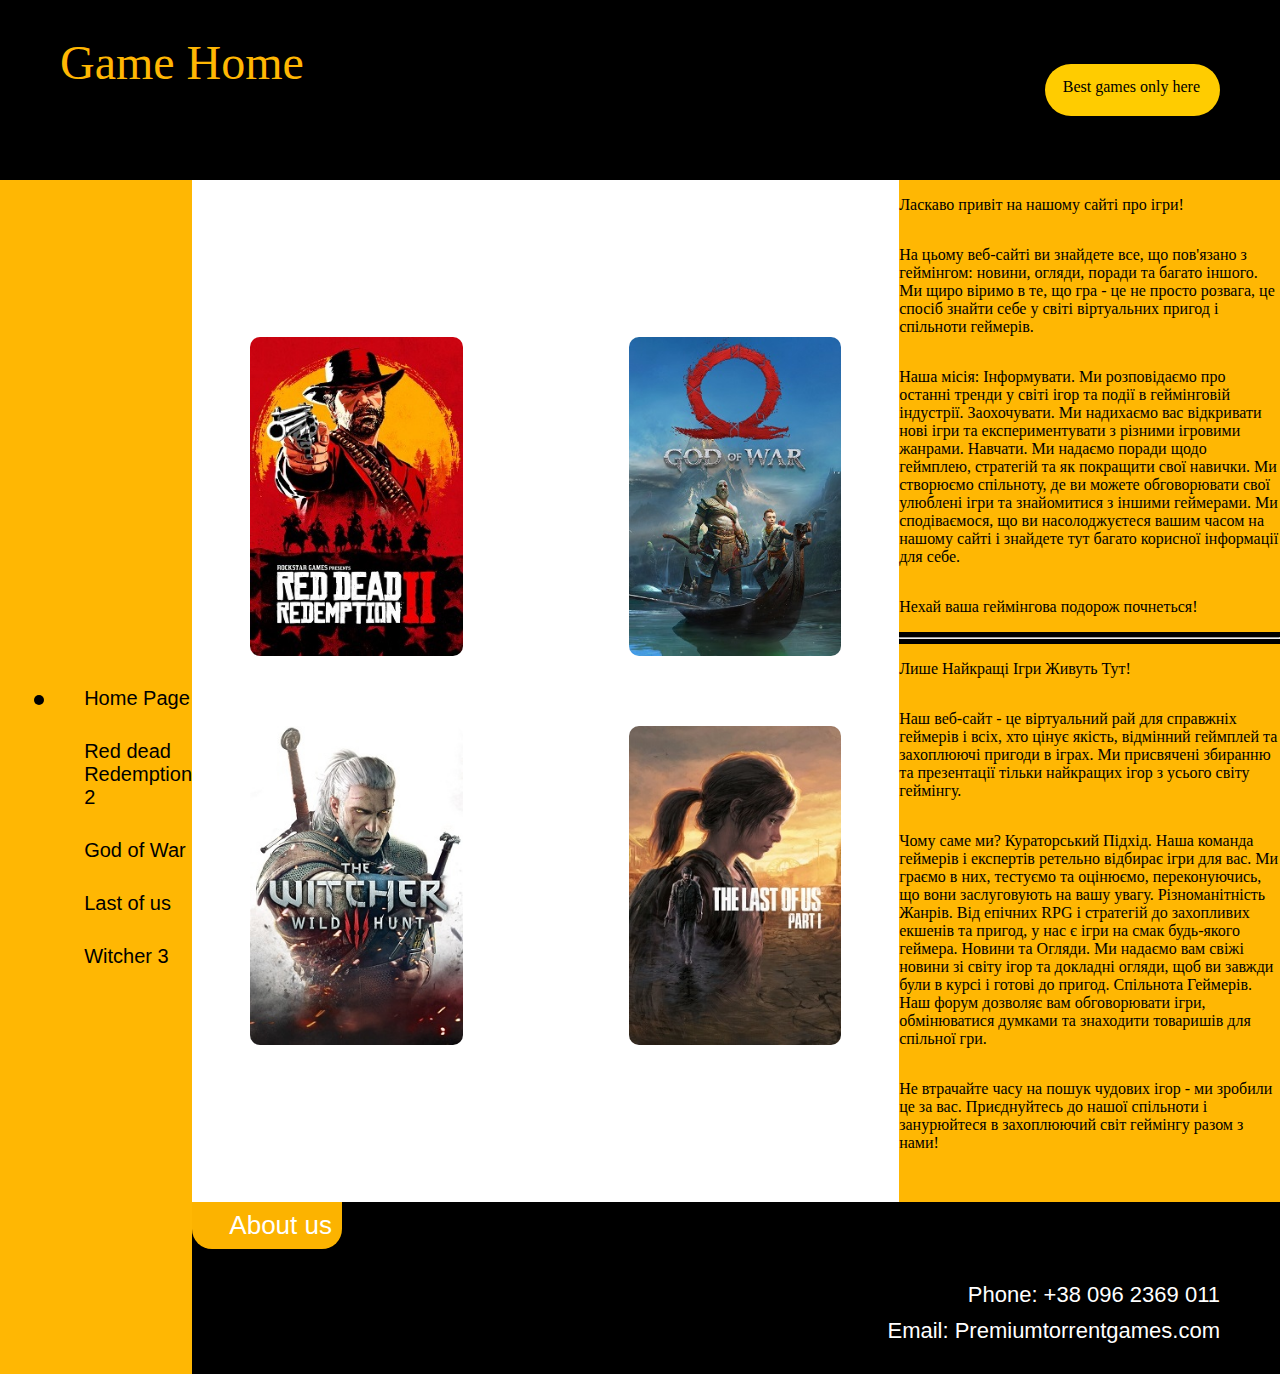
<file: index.html>
<!DOCTYPE html>

<html>

<head>
    <title>Game Home</title>
    <link rel="stylesheet" href="style.css">
</head>

<body>
    

    <div class="content">
        <main>
            <header>
                <div class="logo">Game Home</div>
                <div class="discount-banner">
                    Best games only here
                </div> 
            </header>
            <div class="box_1">
                <nav>
                    <ul class="menu">
                        <li><a href="index.html" class="active">Home Page</a></li>
                        <li><a href="rdr2.html">Red dead Redemption 2</a></li>
                        <li><a href="gow4.html">God of War</a></li>
                        <li><a href="los1.html">Last of us </a></li>
                        <li><a href="witcher3.html">Witcher 3</a></li>
                    </ul>
                </nav>
                <div class="side-block">
                    <div class="box_2">
                        <div class="container">
                            <div class="photo">
                                <img src="images/Red dead Redemption 2 home img.jpg" usemap="#rdr2" alt="Red dead Redemption 2">
                                <img src="images/God of War home img.jpg" usemap="#gow" alt="God of War">
                                <img src="images/Witcher 3 home img.jpg" usemap="#witcher3" alt="Witcher 3">  
                                <img src="images/Last of us home img.jpg" usemap="#los" alt="Last of us"> 

                            </div>
                            
                            <map name="rdr2">
                                <area shape="rect" coords="0,0,250,375" href="rdr2.html" alt="Red dead Redemption 2">
                            </map>
                            <map name="gow">
                                <area shape="rect" coords="0,0,250,375" href="gow4.html" alt="God of War">
                            </map>

                            <map name="witcher3">
                                <area shape="rect" coords="0,0,250,375" href="witcher3.html" alt="Witcher 3">
                            </map>

                            <map name="los">
                                <area shape="rect" coords="0,0,250,375" href="los1.html" alt="Last of us">
                            </map>
                            
                        </div>
                        <div class="text">
                            <div class="contact-form_1_side-block">
                                <p>Ласкаво привіт на нашому сайті про ігри!</p>

                                <p>На цьому веб-сайті ви знайдете все, що пов'язано з геймінгом: новини, огляди, поради та багато іншого. Ми щиро віримо в те, що гра - це не просто розвага, це спосіб знайти себе у світі віртуальних пригод і спільноти геймерів.</p>
                                
                                <p>Наша місія: Інформувати. Ми розповідаємо про останні тренди у світі ігор та події в геймінговій індустрії. Заохочувати. Ми надихаємо вас відкривати нові ігри та експериментувати з різними ігровими жанрами.
                                    Навчати. Ми надаємо поради щодо геймплею, стратегій та як покращити свої навички. Ми створюємо спільноту, де ви можете обговорювати свої улюблені ігри та знайомитися з іншими геймерами. Ми сподіваємося, що ви насолоджуєтеся вашим часом на нашому сайті і знайдете тут багато корисної інформації для себе.
                                </p>                                                                
                                
                                
                                
                                <p>Нехай ваша геймінгова подорож почнеться!</p>
                                
                            </div>

                            <hr>
                            <div class="contact-form_2_side-block">
                        
                                <p>Лише Найкращі Ігри Живуть Тут!</p>
            
                                <p>Наш веб-сайт - це віртуальний рай для справжніх геймерів і всіх, хто цінує якість, відмінний геймплей та захоплюючі пригоди в іграх. Ми присвячені збиранню та презентації тільки найкращих ігор з усього світу геймінгу.</p>
                                
                                <p>Чому саме ми? Кураторський Підхід. Наша команда геймерів і експертів ретельно відбирає ігри для вас. Ми граємо в них, тестуємо та оцінюємо, переконуючись, що вони заслуговують на вашу увагу.
                                    Різноманітність Жанрів. Від епічних RPG і стратегій до захопливих екшенів та пригод, у нас є ігри на смак будь-якого геймера. Новини та Огляди. Ми надаємо вам свіжі новини зі світу ігор та докладні огляди, щоб ви завжди були в курсі і готові до пригод.
                                    Спільнота Геймерів. Наш форум дозволяє вам обговорювати ігри, обмінюватися думками та знаходити товаришів для спільної гри.
                                </p>
                                
                                
                                
                                <p>Не втрачайте часу на пошук чудових ігор - ми зробили це за вас. Приєднуйтесь до нашої спільноти і занурюйтеся в захоплюючий світ геймінгу разом з нами!</p>
                                
                            </div>
                        </div>    
                        
                    </div>
                    <footer>
                        <div class="title">About us</div>
                        <div class="info">
                            <span id="phone">Phone: +38 096 2369 011</span>
                            <span id="email">Email: Premiumtorrentgames.com</span>
                        </div>
                    </footer>       
                </div>   
            </div>       
        </main>
    </div>


</body>

</html>
</file>
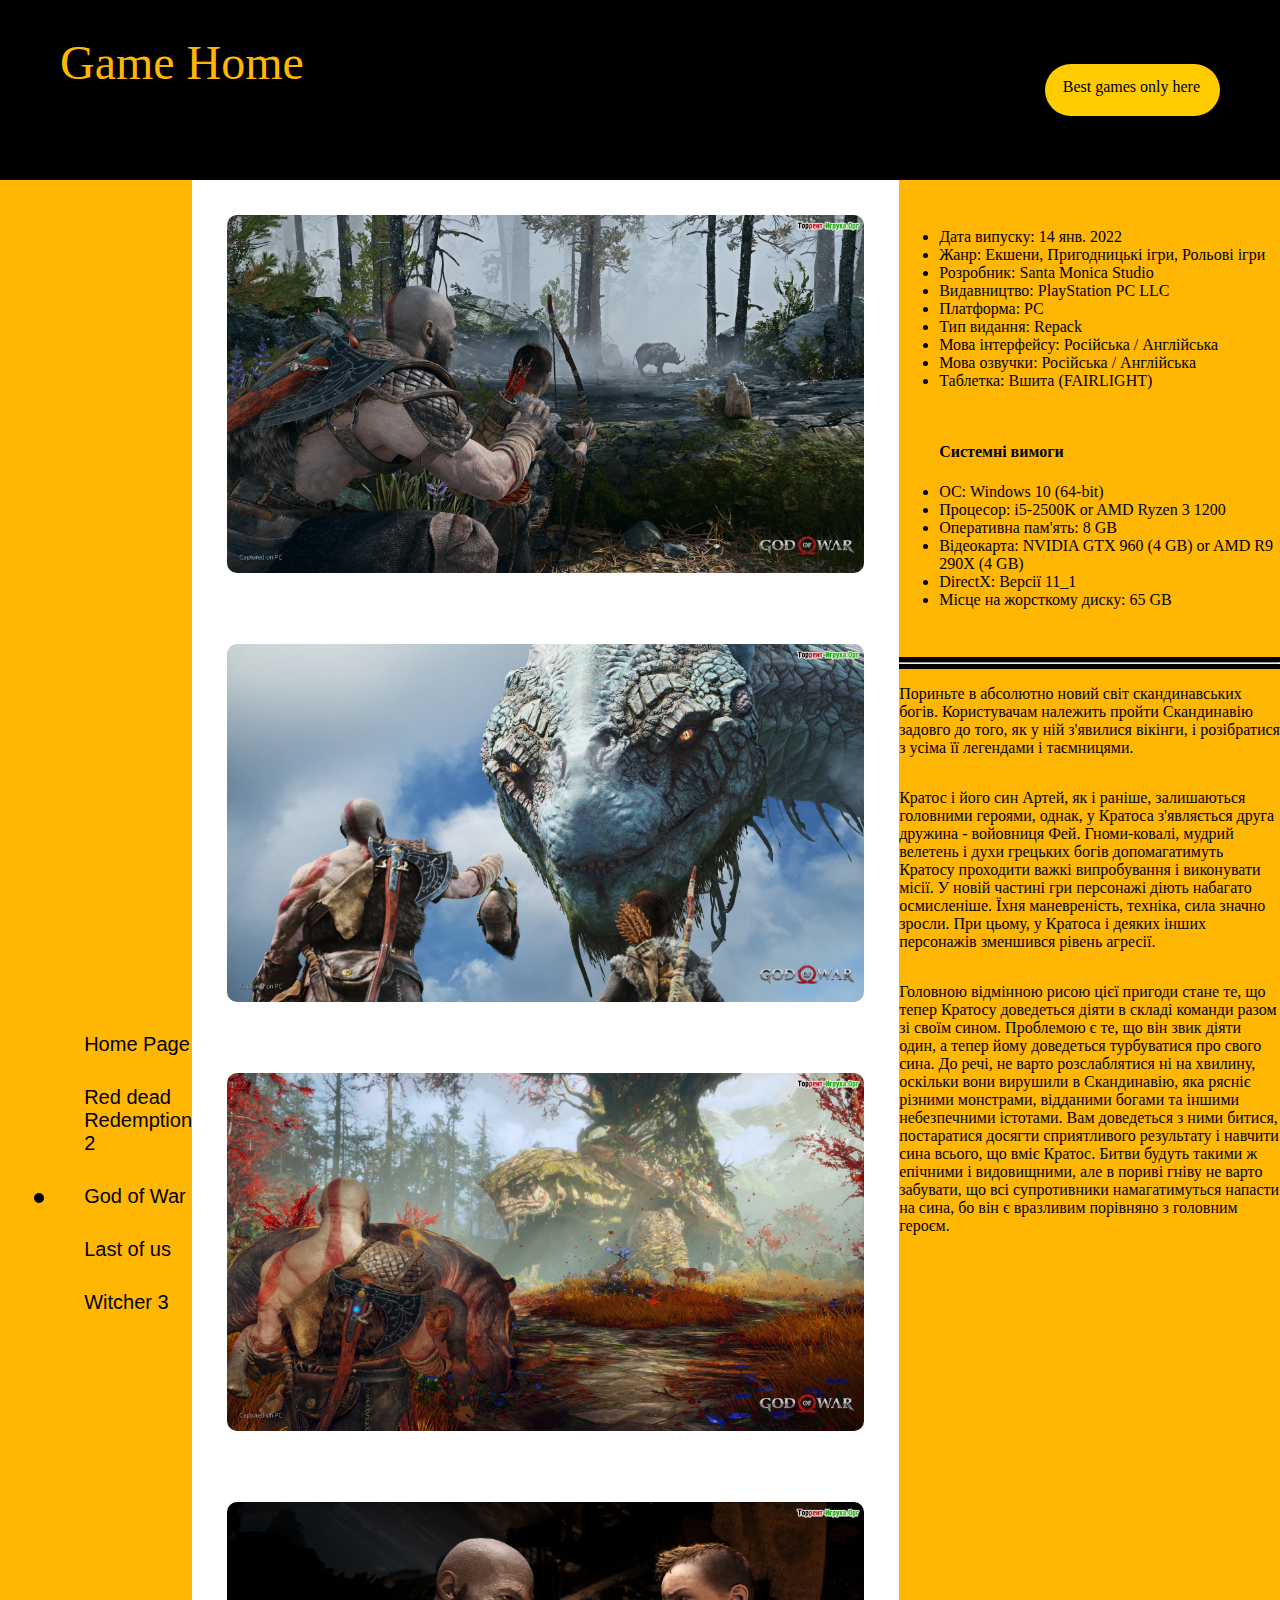
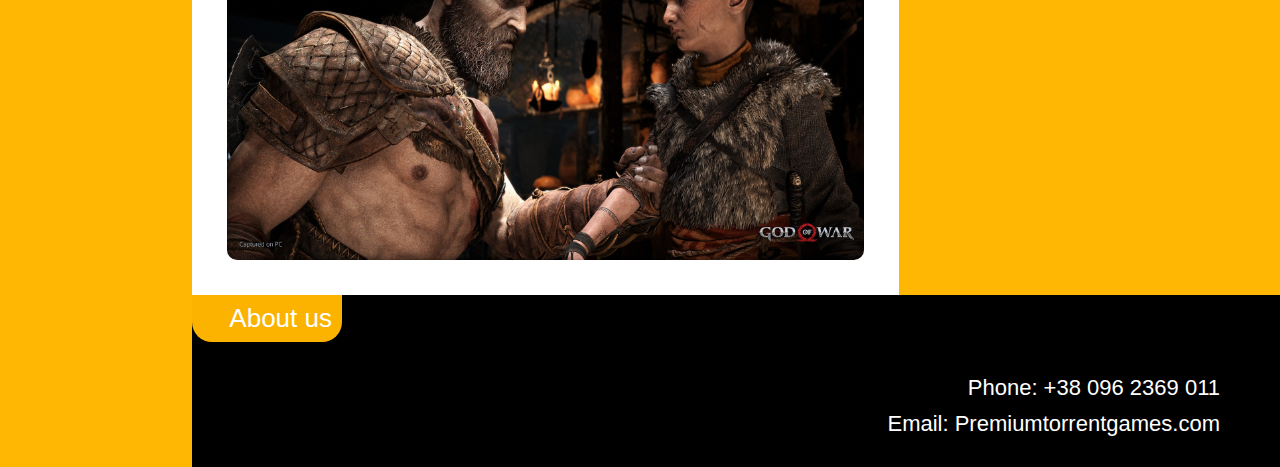
<file: gow4.html>
<!DOCTYPE html>

<html>

<head>
    <title>Game Home</title>
    <link rel="stylesheet" href="style.css">
</head>

<body>
    

    <div class="content">
        <main>
            <header>
                <div class="logo">Game Home</div>
                <div class="discount-banner">
                    Best games only here
                </div>
            </header>
            <div class="box_1">
                <nav>
                    <ul class="menu">
                        <li><a href="index.html">Home Page</a></li>
                        <li><a href="rdr2.html">Red dead Redemption 2</a></li>
                        <li><a href="gow4.html"  class="active">God of War</a></li>
                        <li><a href="los1.html">Last of us </a></li>
                        <li><a href="witcher3.html">Witcher 3</a></li>
                    </ul>
                </nav>
                <div class="side-block">
                    <div class="box_2">
                        <div class="container-2">
                            <div class="photo-2">
                                <img src="images/gow first img.jpg" alt="God of War image 1">
                                <img src="images/gow second img.jpg"  alt="God of War image 2">
                                <img src="images/gow third img.jpg"  alt="God of War image 3">  
                                <img src="images/gow fourth img.jpg"  alt="God of War image 4"> 

                            </div>
                        </div>
                        <div class="text">
                            <div class="contact-form_1_side-block">

                                <p> 
                                    <ul>    
                                        <li>Дата випуску: 14 янв. 2022</li>
                                        <li>Жанр: Екшени, Пригодницькі ігри, Рольові ігри</li>
                                        <li>Розробник: Santa Monica Studio</li>
                                        <li>Видавництво: PlayStation PC LLC</li>
                                        <li>Платформа: PC</li>
                                        <li>Тип видання: Repack</li>
                                        <li>Мова інтерфейсу: Російська / Англійська</li>
                                        <li>Мова озвучки: Російська / Англійська</li>
                                        <li>Таблетка: Вшита (FAIRLIGHT)</li>
                                    </ul>
                                    <ul>
                                        <h4>Системні вимоги</h4>
                                        <li>ОС: Windows 10 (64-bit)</li>
                                        <li>Процесор: i5-2500K or AMD Ryzen 3 1200</li>
                                        <li>Оперативна пам'ять: 8 GB</li>
                                        <li>Відеокарта: NVIDIA GTX 960 (4 GB) or AMD R9 290X (4 GB)</li>
                                        <li>DirectX: Версії 11_1</li>
                                        <li>Місце на жорсткому диску: 65 GB</li>
                                    </ul>
                                </p>                                                               

                            </div>

                            <hr>
                            <div class="contact-form_2_side-block">
                        
                                <p>
                                    Пориньте в абсолютно новий світ скандинавських богів. Користувачам належить пройти Скандинавію задовго до того, як у ній з'явилися вікінги, і розібратися з усіма її легендами і таємницями.
                                </p>
                                
                                <p>
                                    Кратос і його син Артей, як і раніше, залишаються головними героями, однак, у Кратоса з'являється друга дружина - войовниця Фей. Гноми-ковалі, мудрий велетень і духи грецьких богів допомагатимуть Кратосу проходити важкі випробування і виконувати місії.
                                    У новій частині гри персонажі діють набагато осмисленіше. Їхня маневреність, техніка, сила значно зросли. При цьому, у Кратоса і деяких інших персонажів зменшився рівень агресії.
                                </p>

                                <p>
                                    Головною відмінною рисою цієї пригоди стане те, що тепер Кратосу доведеться діяти в складі команди разом зі своїм сином. Проблемою є те, що він звик діяти один, а тепер йому доведеться турбуватися про свого сина. До речі, не варто розслаблятися ні на хвилину, оскільки вони вирушили в Скандинавію, яка рясніє різними монстрами, відданими богами та іншими небезпечними істотами. Вам доведеться з ними битися, постаратися досягти сприятливого результату і навчити сина всього, що вміє Кратос. Битви будуть такими ж епічними і видовищними, але в пориві гніву не варто забувати, що всі супротивники намагатимуться напасти на сина, бо він є вразливим порівняно з головним героєм.
                                </p>
                                   
                            </div>
                        </div>    
                        
                    </div>
                    <footer>
                        <div class="title">About us</div>
                        <div class="info">
                            <span id="phone">Phone: +38 096 2369 011</span>
                            <span id="email">Email: Premiumtorrentgames.com</span>
                        </div>
                    </footer>       
                </div>   
            </div>       
        </main>
    </div>


</body>

</html>
</file>
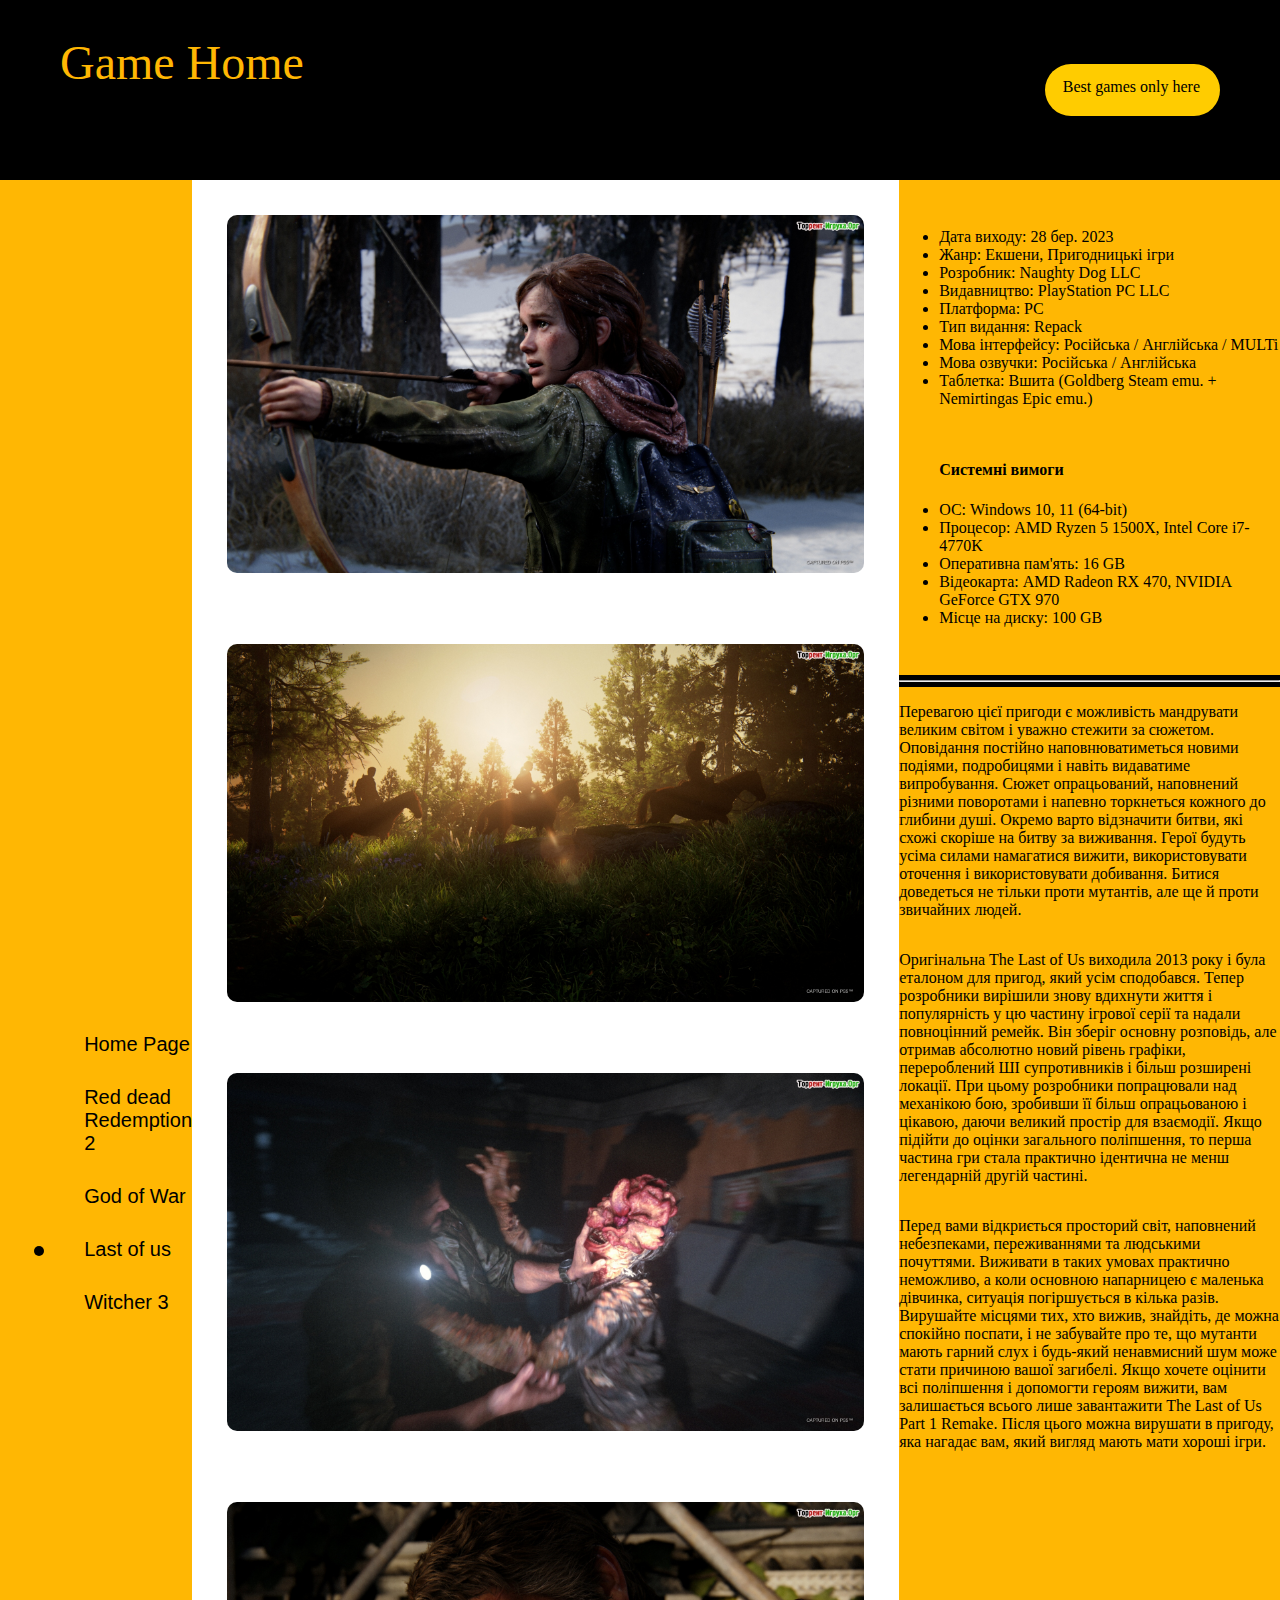
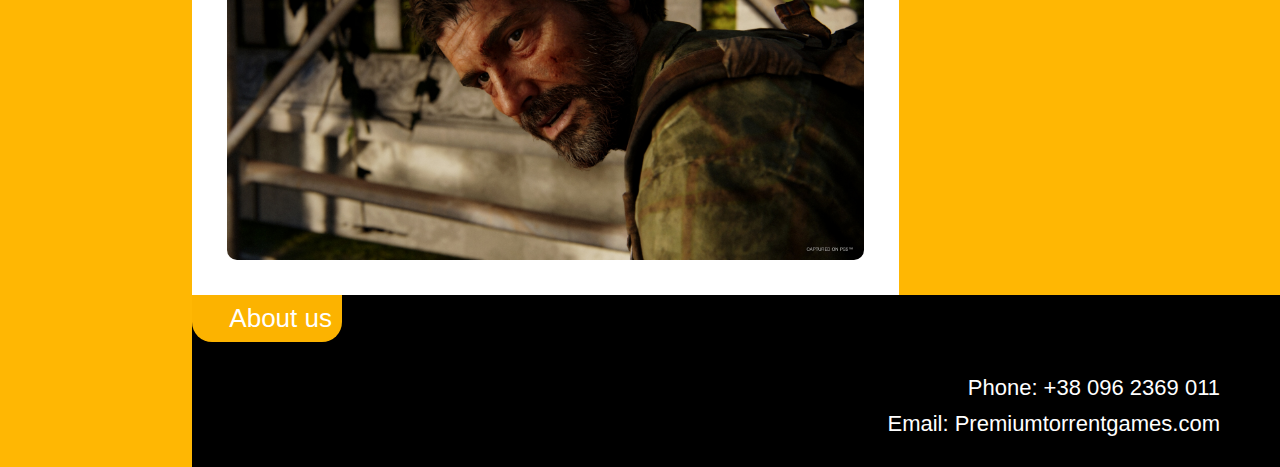
<file: los1.html>
<!DOCTYPE html>

<html>

<head>
    <title>Game Home</title>
    <link rel="stylesheet" href="style.css">
</head>

<body>
    

    <div class="content">
        <main>
            <header>
                <div class="logo">Game Home</div>
                <div class="discount-banner">
                    Best games only here
                </div>
            </header>
            <div class="box_1">
                <nav>
                    <ul class="menu">
                        <li><a href="index.html">Home Page</a></li>
                        <li><a href="rdr2.html">Red dead Redemption 2</a></li>
                        <li><a href="gow4.html">God of War</a></li>
                        <li><a href="los1.html"  class="active">Last of us</a></li>
                        <li><a href="witcher3.html">Witcher 3</a></li>
                    </ul>
                </nav>
                <div class="side-block">
                    <div class="box_2">
                        <div class="container-2">
                            <div class="photo-2">
                                <img src="images/los first img.jpg" alt="Last of us image 1">
                                <img src="images/los second img.jpg"  alt="Last of us image 2">
                                <img src="images/los third img.jpg"  alt="Last of us image 3">  
                                <img src="images/los fourth img.jpg"  alt="Last of us image 4"> 

                            </div>
                        </div>
                        <div class="text">
                            <div class="contact-form_1_side-block">

                                <p> 
                                    <ul>    
                                        <li>Дата виходу: 28 бер. 2023</li>
                                        <li>Жанр: Екшени, Пригодницькі ігри</li>
                                        <li>Розробник: Naughty Dog LLC</li>
                                        <li>Видавництво: PlayStation PC LLC</li>
                                        <li>Платформа: PC</li>
                                        <li>Тип видання: Repack</li>
                                        <li>Мова інтерфейсу: Російська / Англійська / MULTi</li>
                                        <li>Мова озвучки: Російська / Англійська</li>
                                        <li>Таблетка: Вшита (Goldberg Steam emu. + Nemirtingas Epic emu.)</li>
                                    </ul>
                                    <ul>
                                        <h4>Системні вимоги</h4>
                                        <li>ОС: Windows 10, 11 (64-bit)</li>
                                        <li>Процесор: AMD Ryzen 5 1500X, Intel Core i7-4770K</li>
                                        <li>Оперативна пам'ять: 16 GB</li>
                                        <li>Відеокарта: AMD Radeon RX 470, NVIDIA GeForce GTX 970</li>
                                        <li>Місце на диску: 100 GB</li>
                                    </ul>
                                </p>                                                               

                            </div>

                            <hr>
                            <div class="contact-form_2_side-block">
                        
                                <p>
                                    Перевагою цієї пригоди є можливість мандрувати великим світом і уважно стежити за сюжетом. Оповідання постійно наповнюватиметься новими подіями, подробицями і навіть видаватиме випробування. Сюжет опрацьований, наповнений різними поворотами і напевно торкнеться кожного до глибини душі. Окремо варто відзначити битви, які схожі скоріше на битву за виживання. Герої будуть усіма силами намагатися вижити, використовувати оточення і використовувати добивання. Битися доведеться не тільки проти мутантів, але ще й проти звичайних людей.
                                </p>
                                
                                <p>
                                    Оригінальна The Last of Us виходила 2013 року і була еталоном для пригод, який усім сподобався. Тепер розробники вирішили знову вдихнути життя і популярність у цю частину ігрової серії та надали повноцінний ремейк. Він зберіг основну розповідь, але отримав абсолютно новий рівень графіки, перероблений ШІ супротивників і більш розширені локації. При цьому розробники попрацювали над механікою бою, зробивши її більш опрацьованою і цікавою, даючи великий простір для взаємодії. Якщо підійти до оцінки загального поліпшення, то перша частина гри стала практично ідентична не менш легендарній другій частині.
                                </p>

                                <p>
                                    Перед вами відкриється просторий світ, наповнений небезпеками, переживаннями та людськими почуттями. Виживати в таких умовах практично неможливо, а коли основною напарницею є маленька дівчинка, ситуація погіршується в кілька разів. Вирушайте місцями тих, хто вижив, знайдіть, де можна спокійно поспати, і не забувайте про те, що мутанти мають гарний слух і будь-який ненавмисний шум може стати причиною вашої загибелі. Якщо хочете оцінити всі поліпшення і допомогти героям вижити, вам залишається всього лише завантажити The Last of Us Part 1 Remake. Після цього можна вирушати в пригоду, яка нагадає вам, який вигляд мають мати хороші ігри.
                                </p>
                                
                                   
                            </div>
                        </div>    
                        
                    </div>
                    <footer>
                        <div class="title">About us</div>
                        <div class="info">
                            <span id="phone">Phone: +38 096 2369 011</span>
                            <span id="email">Email: Premiumtorrentgames.com</span>
                        </div>
                    </footer>       
                </div>   
            </div>       
        </main>
    </div>


</body>

</html>
</file>
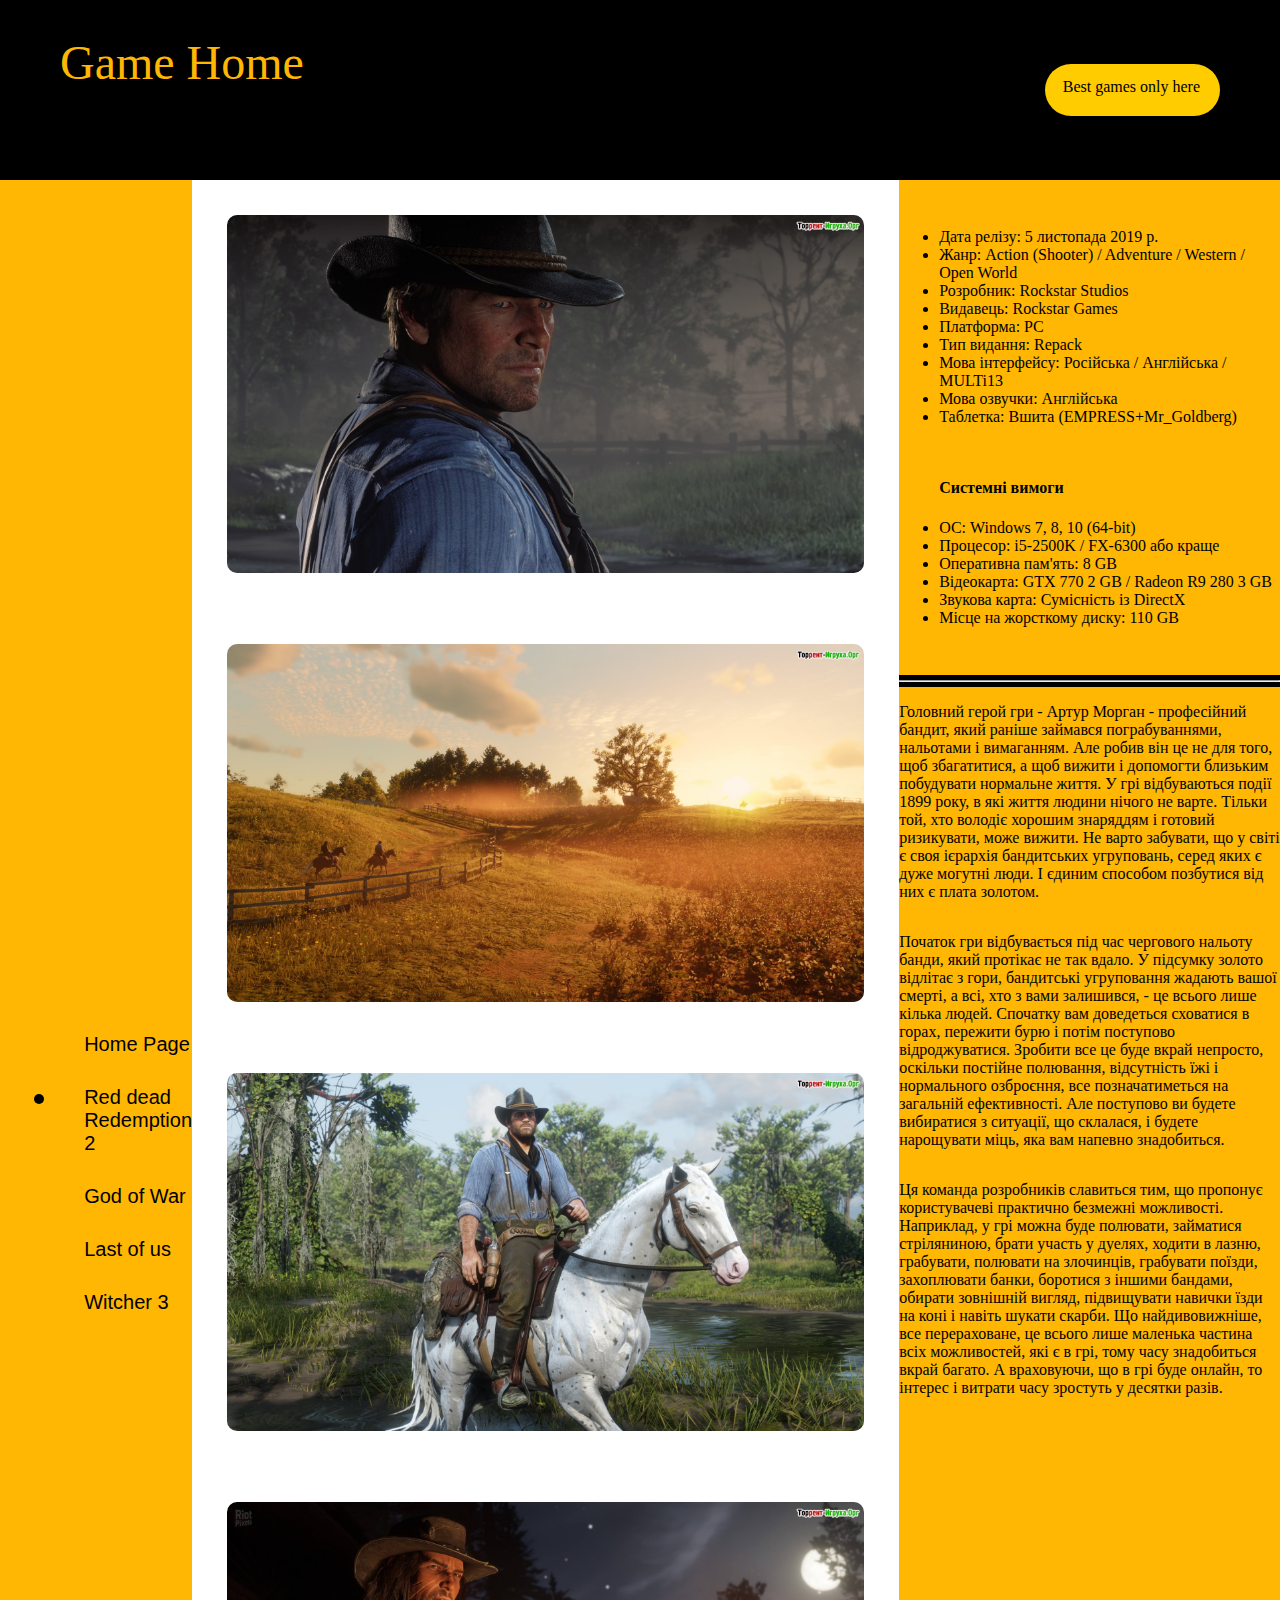
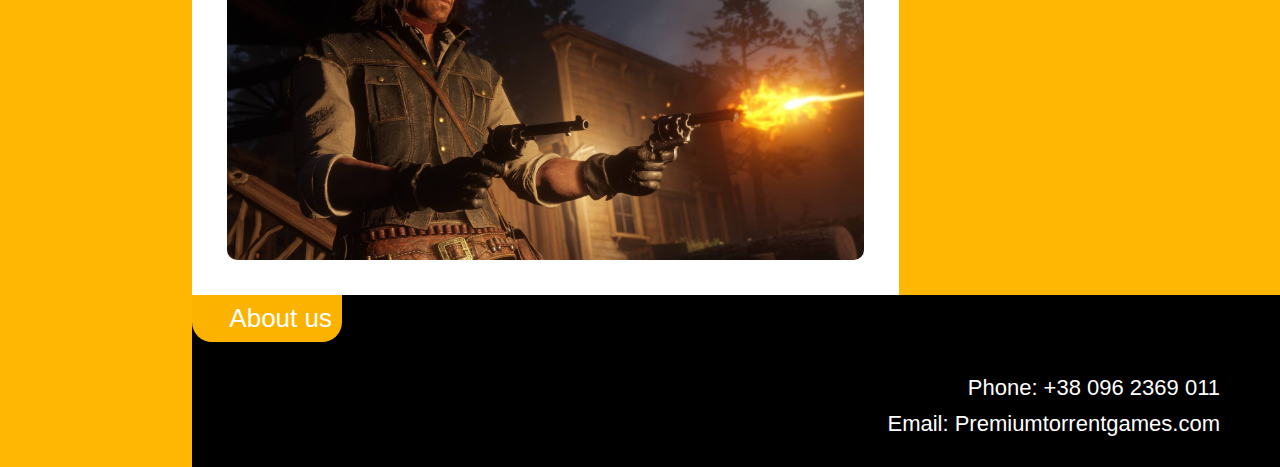
<file: rdr2.html>
<!DOCTYPE html>

<html>

<head>
    <title>Game Home</title>
    <link rel="stylesheet" href="style.css">
</head>

<body>
    

    <div class="content">
        <main>
            <header>
                <div class="logo">Game Home</div>
                <div class="discount-banner">
                    Best games only here
                </div>
            </header>
            <div class="box_1">
                <nav>
                    <ul class="menu">
                        <li><a href="index.html">Home Page</a></li>
                        <li><a href="rdr2.html" class="active">Red dead Redemption 2</a></li>
                        <li><a href="gow4.html">God of War</a></li>
                        <li><a href="los1.html">Last of us </a></li>
                        <li><a href="witcher3.html">Witcher 3</a></li>
                    </ul>
                </nav>
                <div class="side-block">
                    <div class="box_2">
                        <div class="container-2">
                            <div class="photo-2">
                                <img src="images/rdr first img.jpg" alt="Red dead Redemption image 1">
                                <img src="images/rdr second img.jpg"  alt="Red dead Redemption image 2">
                                <img src="images/rdr third img.jpg"  alt="Red dead Redemption image 3">  
                                <img src="images/rdr fourth img.jpg"  alt="Red dead Redemption image 4"> 

                            </div>
                        </div>
                        <div class="text">
                            <div class="contact-form_1_side-block">

                                <p> 
                                    <ul>    
                                        <li>Дата релізу: 5 листопада 2019 р.</li>
                                        <li>Жанр: Action (Shooter) / Adventure / Western / Open World</li>
                                        <li>Розробник: Rockstar Studios</li>
                                        <li>Видавець: Rockstar Games</li>
                                        <li>Платформа: PC</li>
                                        <li>Тип видання: Repack</li>
                                        <li>Мова інтерфейсу: Російська / Англійська / MULTi13</li>
                                        <li>Мова озвучки: Англійська</li>
                                        <li>Таблетка: Вшита (EMPRESS+Mr_Goldberg)</li>
                                    </ul>
                                    <ul>
                                        <h4>Системні вимоги</h4>
                                        <li>ОС: Windows 7, 8, 10 (64-bit)</li>
                                        <li>Процесор: i5-2500K / FX-6300 або краще</li>
                                        <li>Оперативна пам'ять: 8 GB</li>
                                        <li>Відеокарта: GTX 770 2 GB / Radeon R9 280 3 GB</li>
                                        <li>Звукова карта: Сумісність із DirectX</li>
                                        <li>Місце на жорсткому диску: 110 GB</li>
                                    </ul>
                                </p>                                                               

                            </div>

                            <hr>
                            <div class="contact-form_2_side-block">
                        
                                <p>
                                    Головний герой гри - Артур Морган - професійний бандит, який раніше займався пограбуваннями, нальотами і вимаганням. Але робив він це не для того, щоб збагатитися, а щоб вижити і допомогти близьким побудувати нормальне життя. У грі відбуваються події 1899 року, в які життя людини нічого не варте. Тільки той, хто володіє хорошим знаряддям і готовий ризикувати, може вижити. Не варто забувати, що у світі є своя ієрархія бандитських угруповань, серед яких є дуже могутні люди. І єдиним способом позбутися від них є плата золотом.
                                </p>
                                
                                <p>
                                    Початок гри відбувається під час чергового нальоту банди, який протікає не так вдало. У підсумку золото відлітає з гори, бандитські угруповання жадають вашої смерті, а всі, хто з вами залишився, - це всього лише кілька людей. Спочатку вам доведеться сховатися в горах, пережити бурю і потім поступово відроджуватися. Зробити все це буде вкрай непросто, оскільки постійне полювання, відсутність їжі і нормального озброєння, все позначатиметься на загальній ефективності. Але поступово ви будете вибиратися з ситуації, що склалася, і будете нарощувати міць, яка вам напевно знадобиться.
                                </p>

                                <p>
                                    Ця команда розробників славиться тим, що пропонує користувачеві практично безмежні можливості. Наприклад, у грі можна буде полювати, займатися стріляниною, брати участь у дуелях, ходити в лазню, грабувати, полювати на злочинців, грабувати поїзди, захоплювати банки, боротися з іншими бандами, обирати зовнішній вигляд, підвищувати навички їзди на коні і навіть шукати скарби. Що найдивовижніше, все перераховане, це всього лише маленька частина всіх можливостей, які є в грі, тому часу знадобиться вкрай багато. А враховуючи, що в грі буде онлайн, то інтерес і витрати часу зростуть у десятки разів.
                                </p>
                                
                                   
                            </div>
                        </div>    
                        
                    </div>
                    <footer>
                        <div class="title">About us</div>
                        <div class="info">
                            <span id="phone">Phone: +38 096 2369 011</span>
                            <span id="email">Email: Premiumtorrentgames.com</span>
                        </div>
                    </footer>       
                </div>   
            </div>       
        </main>
    </div>


</body>

</html>
</file>
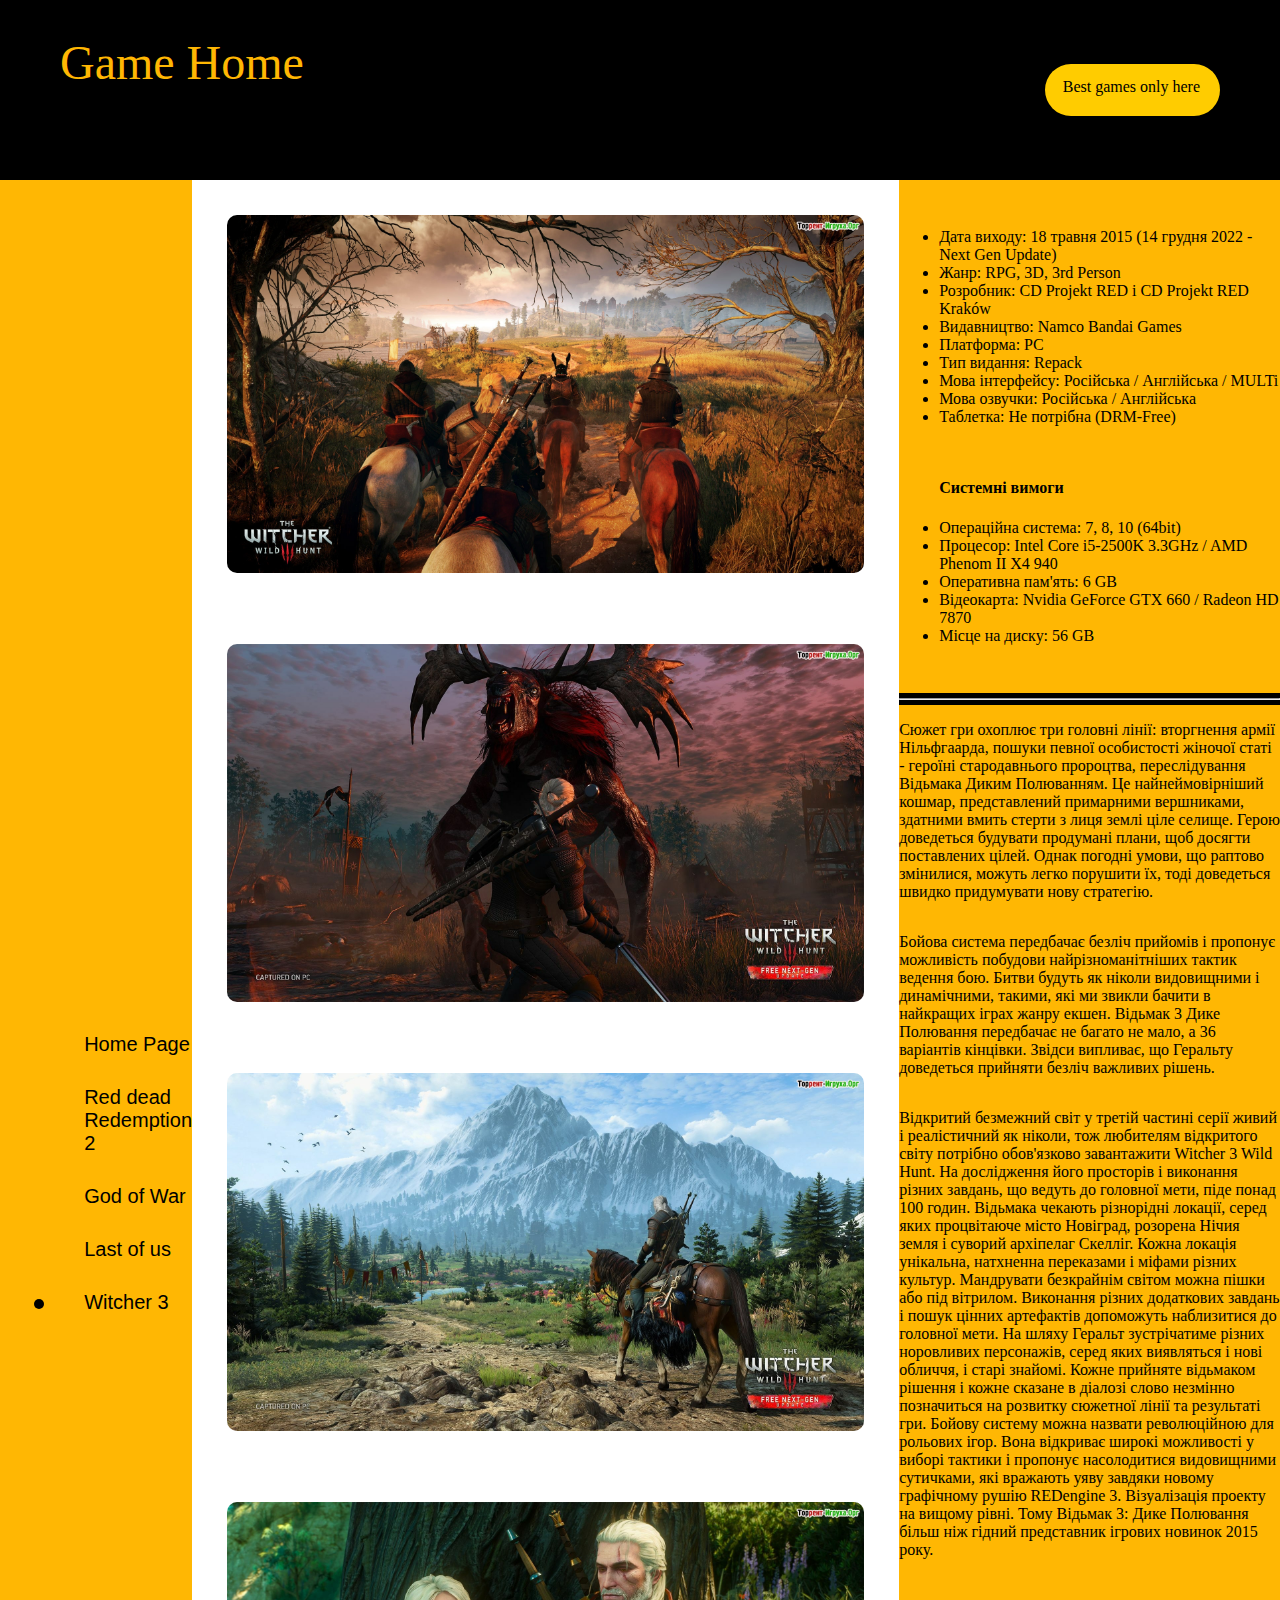
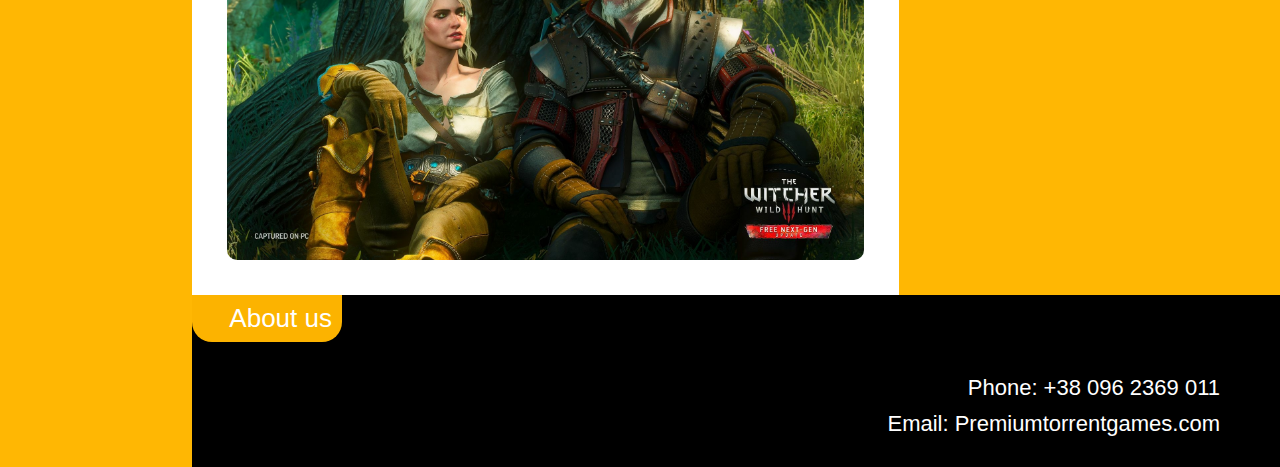
<file: witcher3.html>
<!DOCTYPE html>

<html>

<head>
    <title>Game Home</title>
    <link rel="stylesheet" href="style.css">
</head>

<body>
    

    <div class="content">
        <main>
            <header>
                <div class="logo">Game Home</div>
                <div class="discount-banner">
                    Best games only here
                </div>
            </header>
            <div class="box_1">
                <nav>
                    <ul class="menu">
                        <li><a href="index.html">Home Page</a></li>
                        <li><a href="rdr2.html">Red dead Redemption 2</a></li>
                        <li><a href="gow4.html">God of War</a></li>
                        <li><a href="los1.html">Last of us </a></li>
                        <li><a href="witcher3.html" class="active">Witcher 3</a></li>
                    </ul>
                </nav>
                <div class="side-block">
                    <div class="box_2">
                        <div class="container-2">
                            <div class="photo-2">
                                <img src="images/witcher first img.jpg" alt="Witcher 3 image 1">
                                <img src="images/witcher second img.jpg"  alt="Witcher 3 image 2">
                                <img src="images/witcher third img.jpg"  alt="Witcher 3 image 3">  
                                <img src="images/witcher fourth img.jpg"  alt="Witcher 3 image 4"> 

                            </div>
                        </div>
                        <div class="text">
                            <div class="contact-form_1_side-block">

                                <p> 
                                    <ul>    
                                        <li>Дата виходу: 18 травня 2015 (14 грудня 2022 - Next Gen Update)</li>
                                        <li>Жанр: RPG, 3D, 3rd Person</li>
                                        <li>Розробник: CD Projekt RED і CD Projekt RED Kraków</li>
                                        <li>Видавництво: Namco Bandai Games</li>
                                        <li>Платформа: PC</li>
                                        <li>Тип видання: Repack</li>
                                        <li>Мова інтерфейсу: Російська / Англійська / MULTi</li>
                                        <li>Мова озвучки: Російська / Англійська</li>
                                        <li>Таблетка: Не потрібна (DRM-Free)</li>
                                    </ul>
                                    <ul>
                                        <h4>Системні вимоги</h4>
                                        <li>Операційна система: 7, 8, 10 (64bit)</li>
                                        <li>Процесор: Intel Core i5-2500K 3.3GHz / AMD Phenom II X4 940</li>
                                        <li>Оперативна пам'ять: 6 GB</li>
                                        <li>Відеокарта: Nvidia GeForce GTX 660 / Radeon HD 7870</li>
                                        <li>Місце на диску: 56 GB</li>
                                    </ul>
                                </p>                                                               

                            </div>

                            <hr>
                            <div class="contact-form_2_side-block">
                        
                                <p>
                                    Сюжет гри охоплює три головні лінії: вторгнення армії Нільфгаарда, пошуки певної особистості жіночої статі - героїні стародавнього пророцтва, переслідування Відьмака Диким Полюванням. Це найнеймовірніший кошмар, представлений примарними вершниками, здатними вмить стерти з лиця землі ціле селище. Герою доведеться будувати продумані плани, щоб досягти поставлених цілей. Однак погодні умови, що раптово змінилися, можуть легко порушити їх, тоді доведеться швидко придумувати нову стратегію.
                                </p>
                                
                                <p>
                                    Бойова система передбачає безліч прийомів і пропонує можливість побудови найрізноманітніших тактик ведення бою. Битви будуть як ніколи видовищними і динамічними, такими, які ми звикли бачити в найкращих іграх жанру екшен. Відьмак 3 Дике Полювання передбачає не багато не мало, а 36 варіантів кінцівки. Звідси випливає, що Геральту доведеться прийняти безліч важливих рішень.
                                </p>

                                <p>
                                    Відкритий безмежний світ у третій частині серії живий і реалістичний як ніколи, тож любителям відкритого світу потрібно обов'язково завантажити Witcher 3 Wild Hunt. На дослідження його просторів і виконання різних завдань, що ведуть до головної мети, піде понад 100 годин. Відьмака чекають різнорідні локації, серед яких процвітаюче місто Новіград, розорена Нічия земля і суворий архіпелаг Скелліг. Кожна локація унікальна, натхненна переказами і міфами різних культур.
                                    Мандрувати безкрайнім світом можна пішки або під вітрилом. Виконання різних додаткових завдань і пошук цінних артефактів допоможуть наблизитися до головної мети. На шляху Геральт зустрічатиме різних норовливих персонажів, серед яких виявляться і нові обличчя, і старі знайомі. Кожне прийняте відьмаком рішення і кожне сказане в діалозі слово незмінно позначиться на розвитку сюжетної лінії та результаті гри.
                                    Бойову систему можна назвати революційною для рольових ігор. Вона відкриває широкі можливості у виборі тактики і пропонує насолодитися видовищними сутичками, які вражають уяву завдяки новому графічному рушію REDengine 3. Візуалізація проекту на вищому рівні. Тому Відьмак 3: Дике Полювання більш ніж гідний представник ігрових новинок 2015 року.
                                </p>
                                   
                            </div>
                        </div>    
                        
                    </div>
                    <footer>
                        <div class="title">About us</div>
                        <div class="info">
                            <span id="phone">Phone: +38 096 2369 011</span>
                            <span id="email">Email: Premiumtorrentgames.com</span>
                        </div>
                    </footer>       
                </div>   
            </div>       
        </main>
    </div>


</body>

</html>
</file>
<file: style.css>
*{
    box-sizing: border-box;
}

body, html {
    margin: 0;
    padding: 0;
    background-color: #ffffff; 
}

.photo{
    display: flex;
    flex-wrap: wrap;
    justify-content: space-around;
    gap: 7%;
}

.photo-2{
    display: flex;
    flex-wrap: wrap;
    justify-content: space-around;
    gap: 7%;
    flex-direction: column;
    align-items: center;
}

.container{
    display: flex;
    min-width: 65%;
    flex-direction: column;
    justify-content: center;
    flex: 1;
    min-height: 45vh;
    background: #ffffff;
}

.container img{
    max-height: 375px;
    max-width: 30%;
    border-radius: 10px;
    margin: 5%;
}

.container-2{
    display: flex;
    min-width: 65%;
    flex-direction: column;
    justify-content: center;
    flex: 1;
    min-height: 45vh;
    background: #ffffff;
}

.container-2 img{
    max-width: 90%;
    border-radius: 10px;
    margin: 5%;
}

.discount-icon {
    font-size: 24px; 
    margin-left: 5px;
    transition: transform 0.3s; 
}

.discount-icon:hover {
    transform: scale(1.2); 
}

header {
    background: #000;
    padding: 35px 60px;
    display: flex;
    justify-content: space-between;
    min-height: 20vh;
}

header .logo {
    font-size: 48px;
    color: #ffb703;
    font-family: "Dancing Script", cursive;
    transition: color 0.3s; 
}
header .logo:hover {
    color: #fff; 
}

.discount-banner {
    font-family: "Dancing Script", cursive;
    background: #ffcc00; 
    padding: 14px 20px 38px 18px;
    margin-top: auto;
    margin-bottom: auto;
    border-radius: 100px;
    position: relative;
    min-width: 120px;
    max-height: 18px;
    display: inline-block;
    transition: background 0.3s;
    min-width: 15%;
    
}

.discount-banner:hover {
    background: #fff; 
    transition: color 0.3s; 
}

.discount-banner::after {
    position: absolute;
    font-size: 24px; 
    top: 50%;
    transform: translateY(-50%);
    right: 18px;
}

.content{
    display: flex;
    flex-direction: column;
}

.box_1{
    min-height: 80vh;
    display: flex;
    background: red;
}

.box_2{
   display: flex;
   min-height: 70vh;
   flex-direction: row;
   background: blue; 
   flex: 1;
}

main{

	display: flex;
	flex-grow: 1;
    flex-direction: column;
    /* background: #8c7e5b */
}
nav{
	min-width: 15%;
	text-align: left;
	background: #ffb703;
	padding-left: 50px;
	justify-content: right;
	padding-top: 100px;
    display: flex;
    align-items: center;
}
nav li{
	list-style: none;
	padding-top: 15px;
	padding-bottom: 15px;
}

nav a{
    font-family: "Lato", sans-serif; 
	font-size: 20px;
	color:#000;
	text-decoration: none;
	position: relative;
    display: flex;
    align-items: center;
} 

.active::after {
    content: "";
    position: absolute;
    height: 10px;
    width: 10px;
    border-radius: 10px;
    background: #000;
    transform: translateX(-50px); 
    top: 8px;
}


.side-block{
    display: flex;
    min-width: 80%;
    flex-direction: column;
}

.text{
    display: flex;
    min-width: 35%;
    flex-direction: column;
    background: #000;
}

hr {
    padding: 0; 
    margin: 5px 0; 
    background: #000;
}

.contact-form_1_side-block{
    display: flex;
    min-height: 38vh;
    flex-direction: column;
    background: #ffb703;
}

.contact-form_2_side-block{
    display: flex;
    min-height: 62vh;
    flex-direction: column;
    background: #ffb703;
    flex-grow: 1;
}

footer{
    font-family: "Lato", sans-serif; 
	background: #000;
    color: #fff;
	padding-right: 60px;
	padding-bottom: 30px;
}

footer .title{
	font-size: 26px;
	padding-top: 8px;
	padding-bottom: 8px;
	padding-right: 10px;
	background: #FCB300;
	border-radius: 0 0 20px 20px;
	position: absolute;
	text-align: end;
	width:150px;
}

footer .info {
    margin-top: 70px;
    font-size: 22px;
    display: flex;
    width: 50%;
    flex-direction: column;
    justify-content: flex-end; 
    align-items: flex-end; 
    margin-left: auto; 
}

footer .info span {
    padding-top: 10px;
}
</file>
